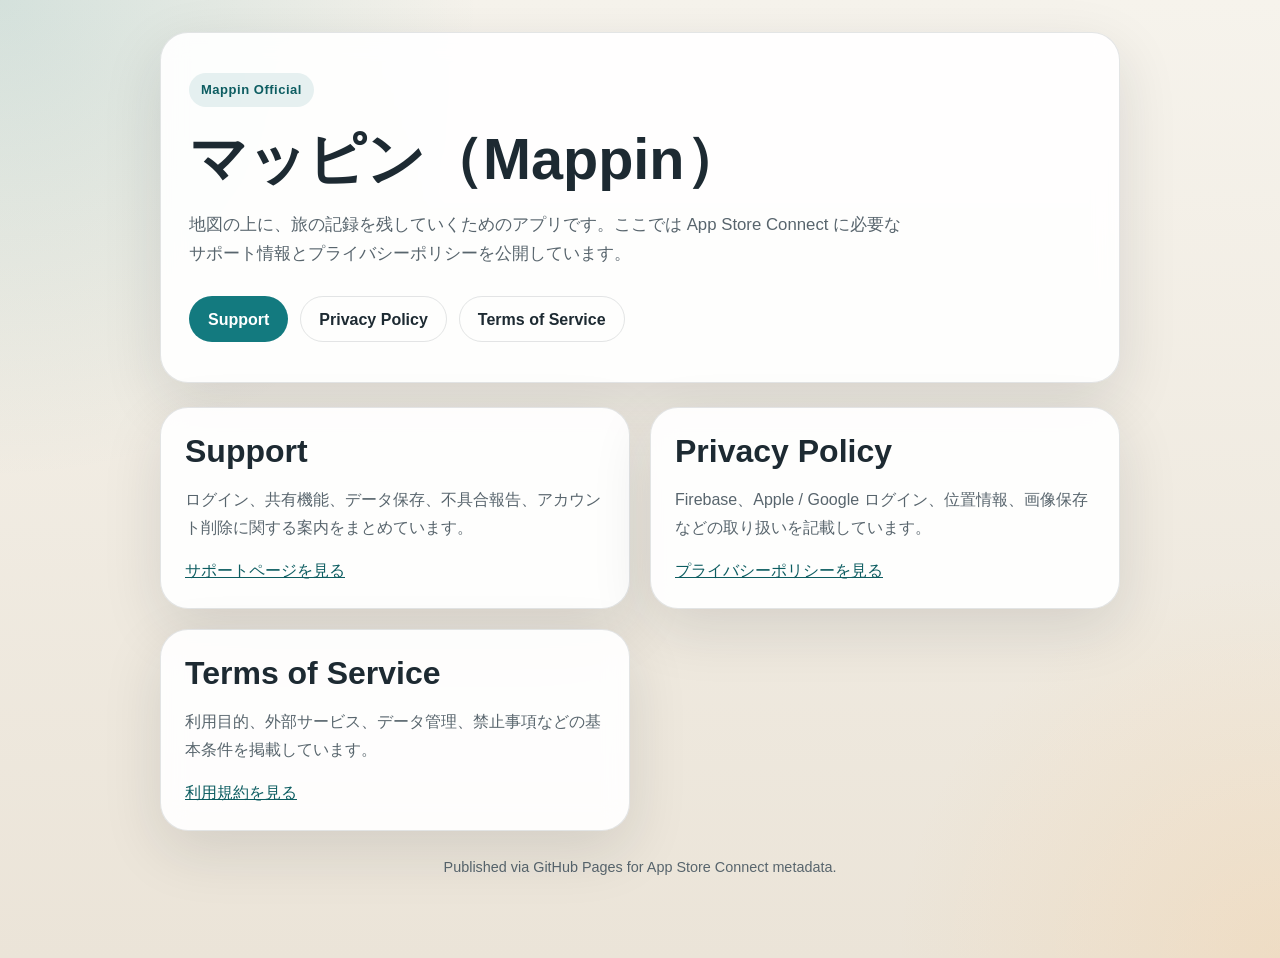
<file: index.html>
<!doctype html>
<html lang="ja">
  <head>
    <meta charset="utf-8" />
    <meta name="viewport" content="width=device-width, initial-scale=1" />
    <title>マッピン（Mappin）</title>
    <meta
      name="description"
      content="マッピン（Mappin）のサポート情報とプライバシーポリシーをまとめた公式ページです。"
    />
    <link rel="stylesheet" href="./assets/styles.css" />
  </head>
  <body>
    <main class="shell">
      <section class="hero">
        <span class="eyebrow">Mappin Official</span>
        <h1>マッピン（Mappin）</h1>
        <p class="lead">
          地図の上に、旅の記録を残していくためのアプリです。ここでは App Store Connect に必要な
          サポート情報とプライバシーポリシーを公開しています。
        </p>
        <div class="actions">
          <a class="button primary" href="./support/">Support</a>
          <a class="button secondary" href="./privacy/">Privacy Policy</a>
          <a class="button secondary" href="./terms/">Terms of Service</a>
        </div>
      </section>

      <section class="grid two">
        <article class="card">
          <h2>Support</h2>
          <p>
            ログイン、共有機能、データ保存、不具合報告、アカウント削除に関する案内をまとめています。
          </p>
          <a href="./support/">サポートページを見る</a>
        </article>
        <article class="card">
          <h2>Privacy Policy</h2>
          <p>
            Firebase、Apple / Google ログイン、位置情報、画像保存などの取り扱いを記載しています。
          </p>
          <a href="./privacy/">プライバシーポリシーを見る</a>
        </article>
        <article class="card">
          <h2>Terms of Service</h2>
          <p>利用目的、外部サービス、データ管理、禁止事項などの基本条件を掲載しています。</p>
          <a href="./terms/">利用規約を見る</a>
        </article>
      </section>

      <p class="footer">Published via GitHub Pages for App Store Connect metadata.</p>
    </main>
  </body>
</html>
</file>
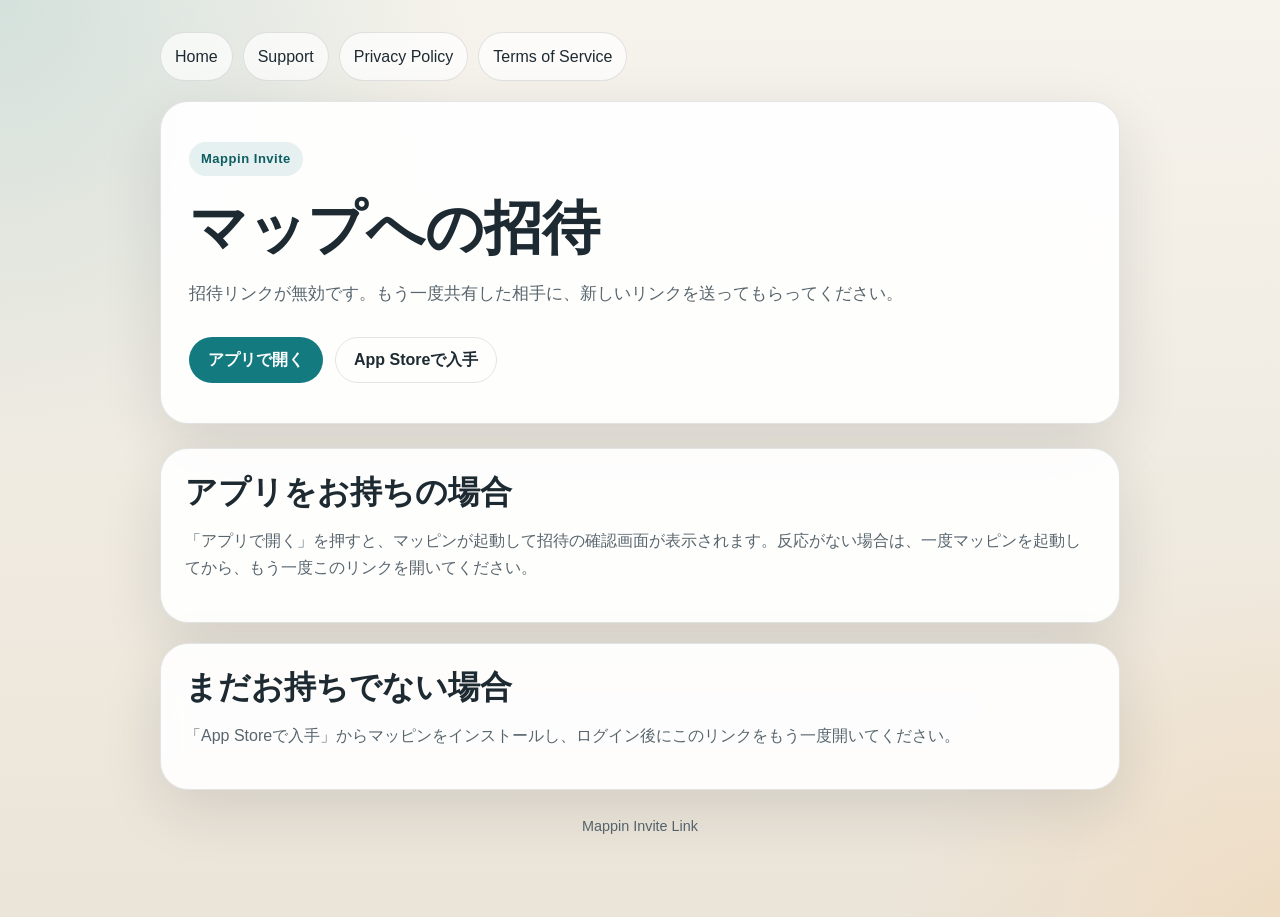
<file: invite/index.html>
<!doctype html>
<html lang="ja">
  <head>
    <meta charset="utf-8" />
    <meta name="viewport" content="width=device-width, initial-scale=1" />
    <title>マップへの招待 | マッピン（Mappin）</title>
    <meta
      name="description"
      content="マッピン（Mappin）の共有マップへの招待リンクです。アプリで開いて参加できます。"
    />
    <meta name="robots" content="noindex" />
    <link rel="stylesheet" href="../assets/styles.css" />
  </head>
  <body>
    <main class="shell">
      <nav class="nav">
        <a href="../">Home</a>
        <a href="../support/">Support</a>
        <a href="../privacy/">Privacy Policy</a>
        <a href="../terms/">Terms of Service</a>
      </nav>

      <section class="hero">
        <span class="eyebrow">Mappin Invite</span>
        <h1>マップへの招待</h1>
        <p class="lead" id="lead-text">
          このリンクは、マッピン（Mappin）の共有マップへの招待です。下のボタンからアプリを開いて参加できます。
        </p>
        <div class="actions" id="actions" hidden>
          <a class="button primary" id="open-app-button" href="#">アプリで開く</a>
          <a class="button secondary" id="app-store-button" href="https://apps.apple.com/app/id6784453243">
            App Storeで入手
          </a>
        </div>
      </section>

      <section class="grid" id="instructions">
        <article class="card">
          <h2>アプリをお持ちの場合</h2>
          <p>
            「アプリで開く」を押すと、マッピンが起動して招待の確認画面が表示されます。反応がない場合は、一度マッピンを起動してから、もう一度このリンクを開いてください。
          </p>
        </article>
        <article class="card">
          <h2>まだお持ちでない場合</h2>
          <p>
            「App Storeで入手」からマッピンをインストールし、ログイン後にこのリンクをもう一度開いてください。
          </p>
        </article>
      </section>

      <p class="footer">
        Mappin Invite Link
      </p>
    </main>

    <script>
      (function () {
        // 招待トークンはアプリ側(mapSharing.ts の isSafeInviteToken)と同じ形式のみ受け付ける。
        var TOKEN_PATTERN = /^[A-Za-z0-9._~-]{8,200}$/;
        var params = new URLSearchParams(window.location.search);
        var token = params.get("t") || "";
        var leadText = document.getElementById("lead-text");
        var actions = document.getElementById("actions");

        if (!TOKEN_PATTERN.test(token)) {
          leadText.textContent =
            "招待リンクが無効です。もう一度共有した相手に、新しいリンクを送ってもらってください。";
          return;
        }

        var appUrl = "tabimap://invite/" + encodeURIComponent(token);
        var openAppButton = document.getElementById("open-app-button");
        openAppButton.href = appUrl;
        actions.hidden = false;

        // アプリがインストールされていれば、ページを開いた時点で自動的に起動を試みる。
        window.location.href = appUrl;
      })();
    </script>
  </body>
</html>
</file>
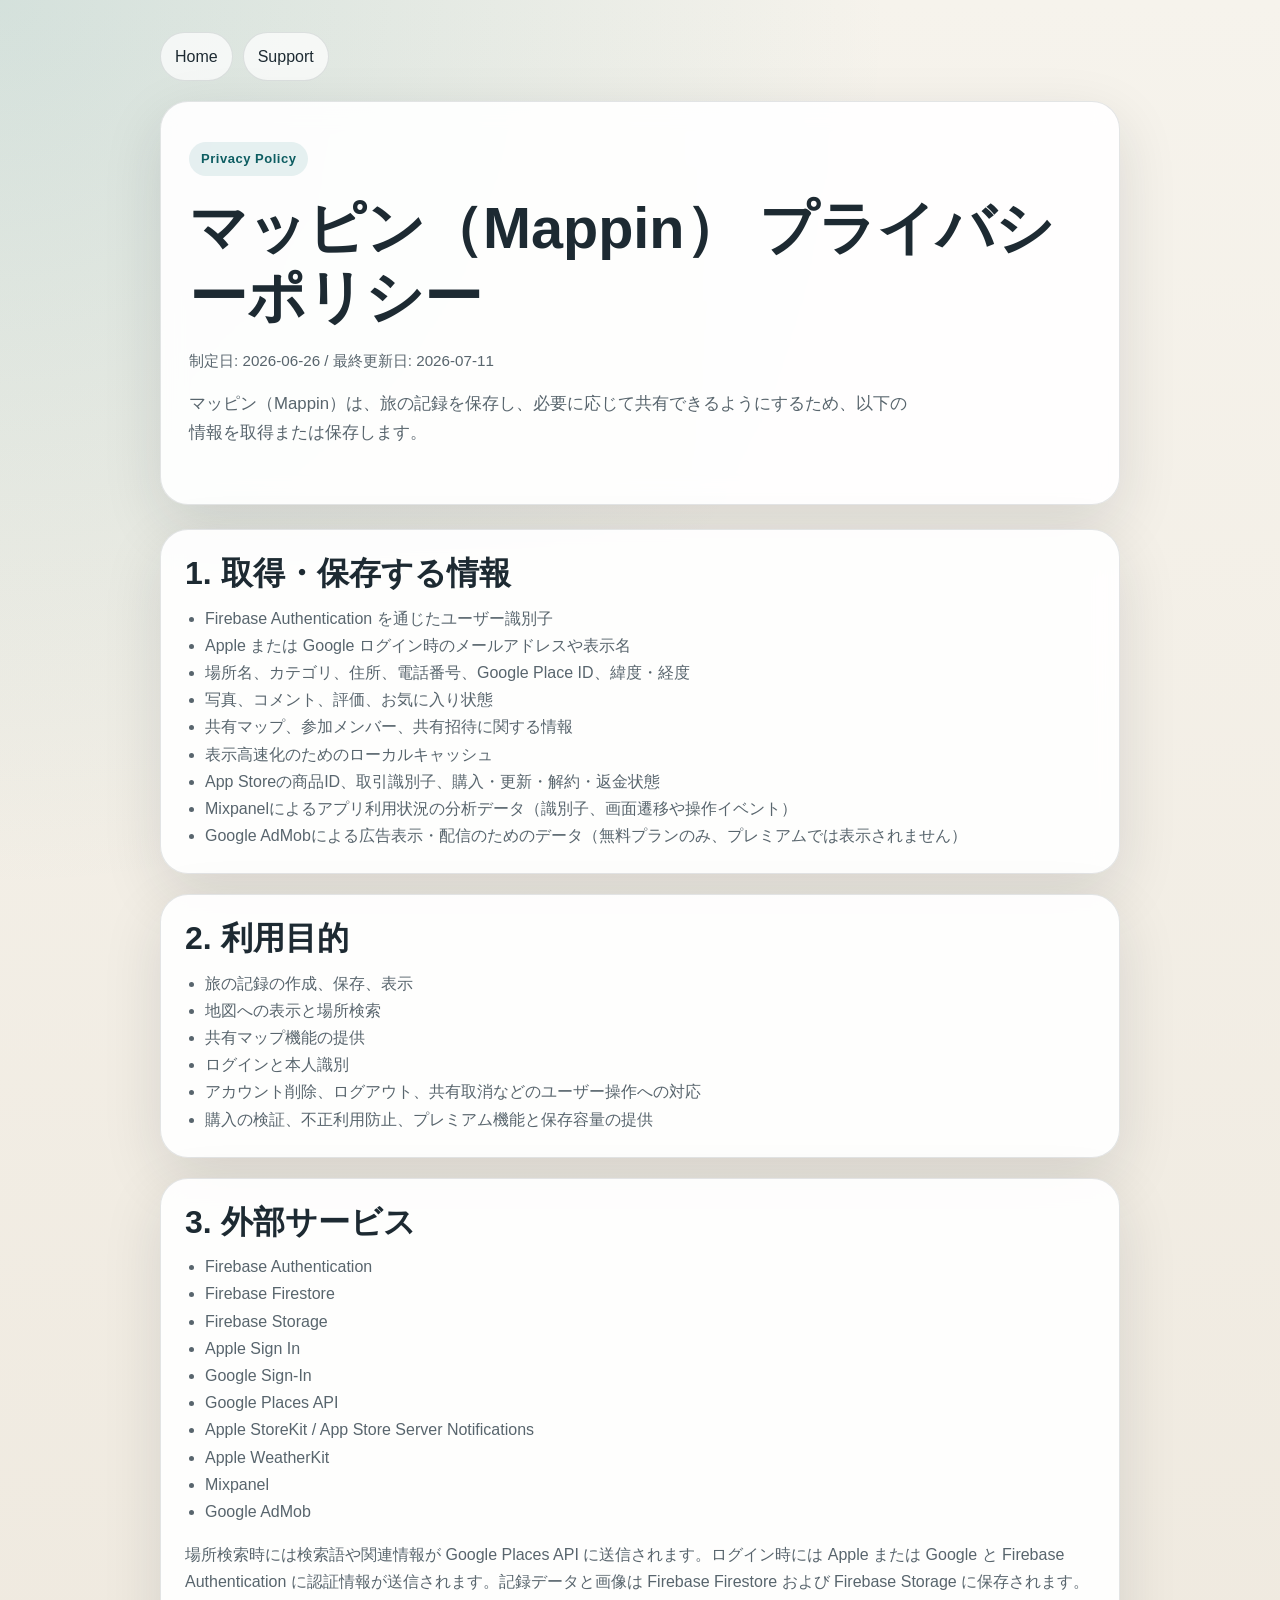
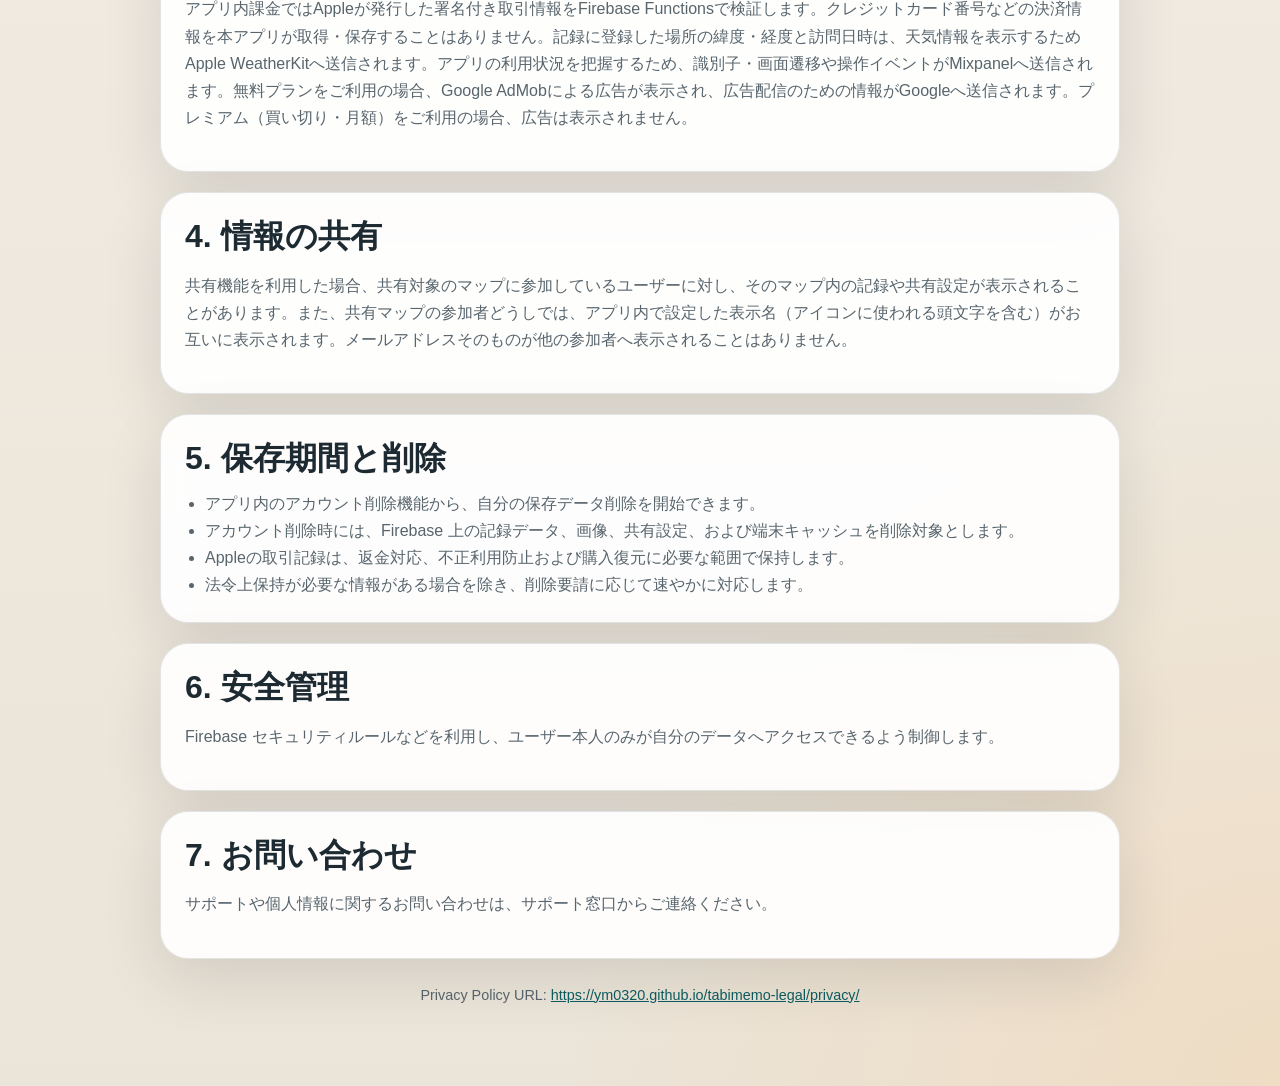
<file: privacy/index.html>
<!doctype html>
<html lang="ja">
  <head>
    <meta charset="utf-8" />
    <meta name="viewport" content="width=device-width, initial-scale=1" />
    <title>Privacy Policy | マッピン（Mappin）</title>
    <meta
      name="description"
      content="マッピン（Mappin）のプライバシーポリシー。取得する情報、利用目的、外部サービス、保存期間と削除について。"
    />
    <link rel="stylesheet" href="../assets/styles.css" />
  </head>
  <body>
    <main class="shell">
      <nav class="nav">
        <a href="../">Home</a>
        <a href="../support/">Support</a>
      </nav>

      <section class="hero">
        <span class="eyebrow">Privacy Policy</span>
        <h1>マッピン（Mappin） プライバシーポリシー</h1>
        <p class="meta">制定日: 2026-06-26 / 最終更新日: 2026-07-11</p>
        <p class="lead">
          マッピン（Mappin）は、旅の記録を保存し、必要に応じて共有できるようにするため、以下の情報を取得または保存します。
        </p>
      </section>

      <section class="grid">
        <article class="card">
          <h2>1. 取得・保存する情報</h2>
          <ul class="list">
            <li>Firebase Authentication を通じたユーザー識別子</li>
            <li>Apple または Google ログイン時のメールアドレスや表示名</li>
            <li>場所名、カテゴリ、住所、電話番号、Google Place ID、緯度・経度</li>
            <li>写真、コメント、評価、お気に入り状態</li>
            <li>共有マップ、参加メンバー、共有招待に関する情報</li>
            <li>表示高速化のためのローカルキャッシュ</li>
            <li>App Storeの商品ID、取引識別子、購入・更新・解約・返金状態</li>
            <li>Mixpanelによるアプリ利用状況の分析データ（識別子、画面遷移や操作イベント）</li>
            <li>Google AdMobによる広告表示・配信のためのデータ（無料プランのみ、プレミアムでは表示されません）</li>
          </ul>
        </article>

        <article class="card">
          <h2>2. 利用目的</h2>
          <ul class="list">
            <li>旅の記録の作成、保存、表示</li>
            <li>地図への表示と場所検索</li>
            <li>共有マップ機能の提供</li>
            <li>ログインと本人識別</li>
            <li>アカウント削除、ログアウト、共有取消などのユーザー操作への対応</li>
            <li>購入の検証、不正利用防止、プレミアム機能と保存容量の提供</li>
          </ul>
        </article>

        <article class="card">
          <h2>3. 外部サービス</h2>
          <ul class="list">
            <li>Firebase Authentication</li>
            <li>Firebase Firestore</li>
            <li>Firebase Storage</li>
            <li>Apple Sign In</li>
            <li>Google Sign-In</li>
            <li>Google Places API</li>
            <li>Apple StoreKit / App Store Server Notifications</li>
            <li>Apple WeatherKit</li>
            <li>Mixpanel</li>
            <li>Google AdMob</li>
          </ul>
          <p>
            場所検索時には検索語や関連情報が Google Places API に送信されます。ログイン時には Apple または Google と Firebase Authentication に認証情報が送信されます。記録データと画像は Firebase Firestore および Firebase Storage に保存されます。アプリ内課金ではAppleが発行した署名付き取引情報をFirebase Functionsで検証します。クレジットカード番号などの決済情報を本アプリが取得・保存することはありません。記録に登録した場所の緯度・経度と訪問日時は、天気情報を表示するためApple WeatherKitへ送信されます。アプリの利用状況を把握するため、識別子・画面遷移や操作イベントがMixpanelへ送信されます。無料プランをご利用の場合、Google AdMobによる広告が表示され、広告配信のための情報がGoogleへ送信されます。プレミアム（買い切り・月額）をご利用の場合、広告は表示されません。
          </p>
        </article>

        <article class="card">
          <h2>4. 情報の共有</h2>
          <p>
            共有機能を利用した場合、共有対象のマップに参加しているユーザーに対し、そのマップ内の記録や共有設定が表示されることがあります。また、共有マップの参加者どうしでは、アプリ内で設定した表示名（アイコンに使われる頭文字を含む）がお互いに表示されます。メールアドレスそのものが他の参加者へ表示されることはありません。
          </p>
        </article>

        <article class="card">
          <h2>5. 保存期間と削除</h2>
          <ul class="list">
            <li>アプリ内のアカウント削除機能から、自分の保存データ削除を開始できます。</li>
            <li>アカウント削除時には、Firebase 上の記録データ、画像、共有設定、および端末キャッシュを削除対象とします。</li>
            <li>Appleの取引記録は、返金対応、不正利用防止および購入復元に必要な範囲で保持します。</li>
            <li>法令上保持が必要な情報がある場合を除き、削除要請に応じて速やかに対応します。</li>
          </ul>
        </article>

        <article class="card">
          <h2>6. 安全管理</h2>
          <p>
            Firebase セキュリティルールなどを利用し、ユーザー本人のみが自分のデータへアクセスできるよう制御します。
          </p>
        </article>

        <article class="card">
          <h2>7. お問い合わせ</h2>
          <p>サポートや個人情報に関するお問い合わせは、サポート窓口からご連絡ください。</p>
        </article>
      </section>

      <p class="footer">
        Privacy Policy URL:
        <a href="https://ym0320.github.io/tabimemo-legal/privacy/">https://ym0320.github.io/tabimemo-legal/privacy/</a>
      </p>
    </main>
  </body>
</html>
</file>
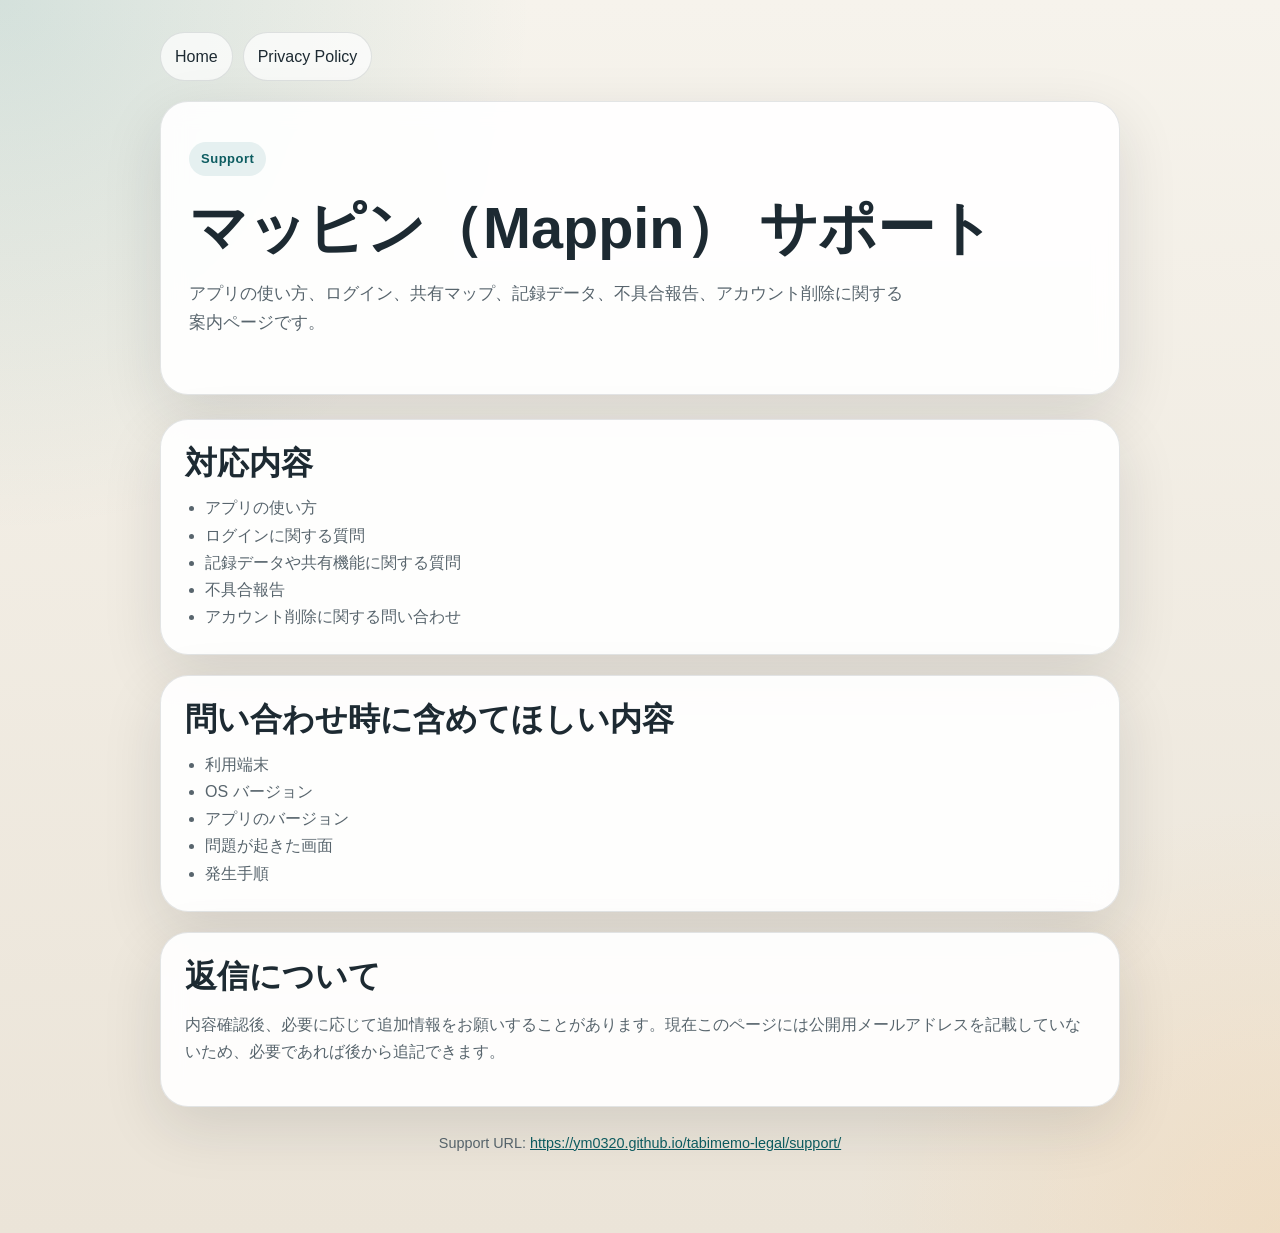
<file: support/index.html>
<!doctype html>
<html lang="ja">
  <head>
    <meta charset="utf-8" />
    <meta name="viewport" content="width=device-width, initial-scale=1" />
    <title>Support | マッピン（Mappin）</title>
    <meta
      name="description"
      content="マッピン（Mappin）のサポート情報。使い方、ログイン、共有、データ、アカウント削除に関する問い合わせ案内。"
    />
    <link rel="stylesheet" href="../assets/styles.css" />
  </head>
  <body>
    <main class="shell">
      <nav class="nav">
        <a href="../">Home</a>
        <a href="../privacy/">Privacy Policy</a>
      </nav>

      <section class="hero">
        <span class="eyebrow">Support</span>
        <h1>マッピン（Mappin） サポート</h1>
        <p class="lead">
          アプリの使い方、ログイン、共有マップ、記録データ、不具合報告、アカウント削除に関する案内ページです。
        </p>
      </section>

      <section class="grid">
        <article class="card">
          <h2>対応内容</h2>
          <ul class="list">
            <li>アプリの使い方</li>
            <li>ログインに関する質問</li>
            <li>記録データや共有機能に関する質問</li>
            <li>不具合報告</li>
            <li>アカウント削除に関する問い合わせ</li>
          </ul>
        </article>

        <article class="card">
          <h2>問い合わせ時に含めてほしい内容</h2>
          <ul class="list">
            <li>利用端末</li>
            <li>OS バージョン</li>
            <li>アプリのバージョン</li>
            <li>問題が起きた画面</li>
            <li>発生手順</li>
          </ul>
        </article>

        <article class="card">
          <h2>返信について</h2>
          <p>
            内容確認後、必要に応じて追加情報をお願いすることがあります。現在このページには公開用メールアドレスを記載していないため、必要であれば後から追記できます。
          </p>
        </article>
      </section>

      <p class="footer">
        Support URL:
        <a href="https://ym0320.github.io/tabimemo-legal/support/">https://ym0320.github.io/tabimemo-legal/support/</a>
      </p>
    </main>
  </body>
</html>
</file>
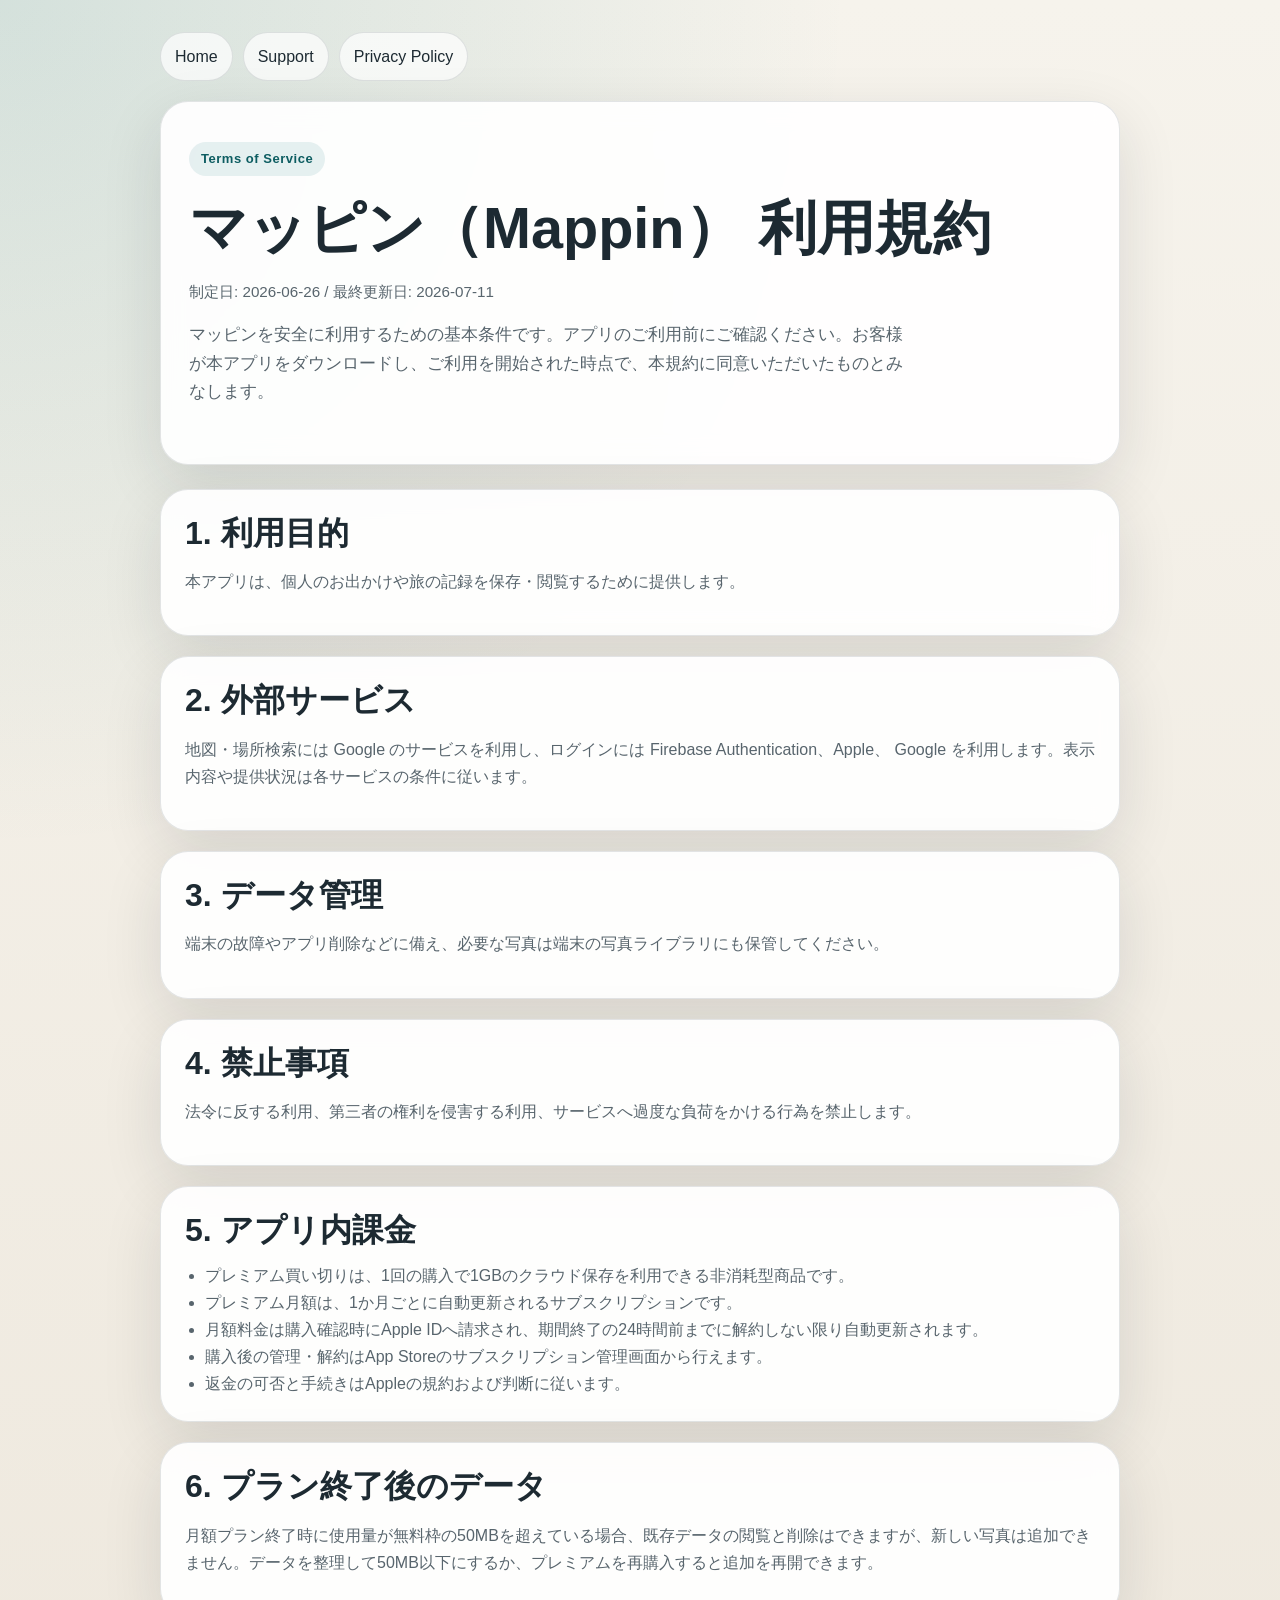
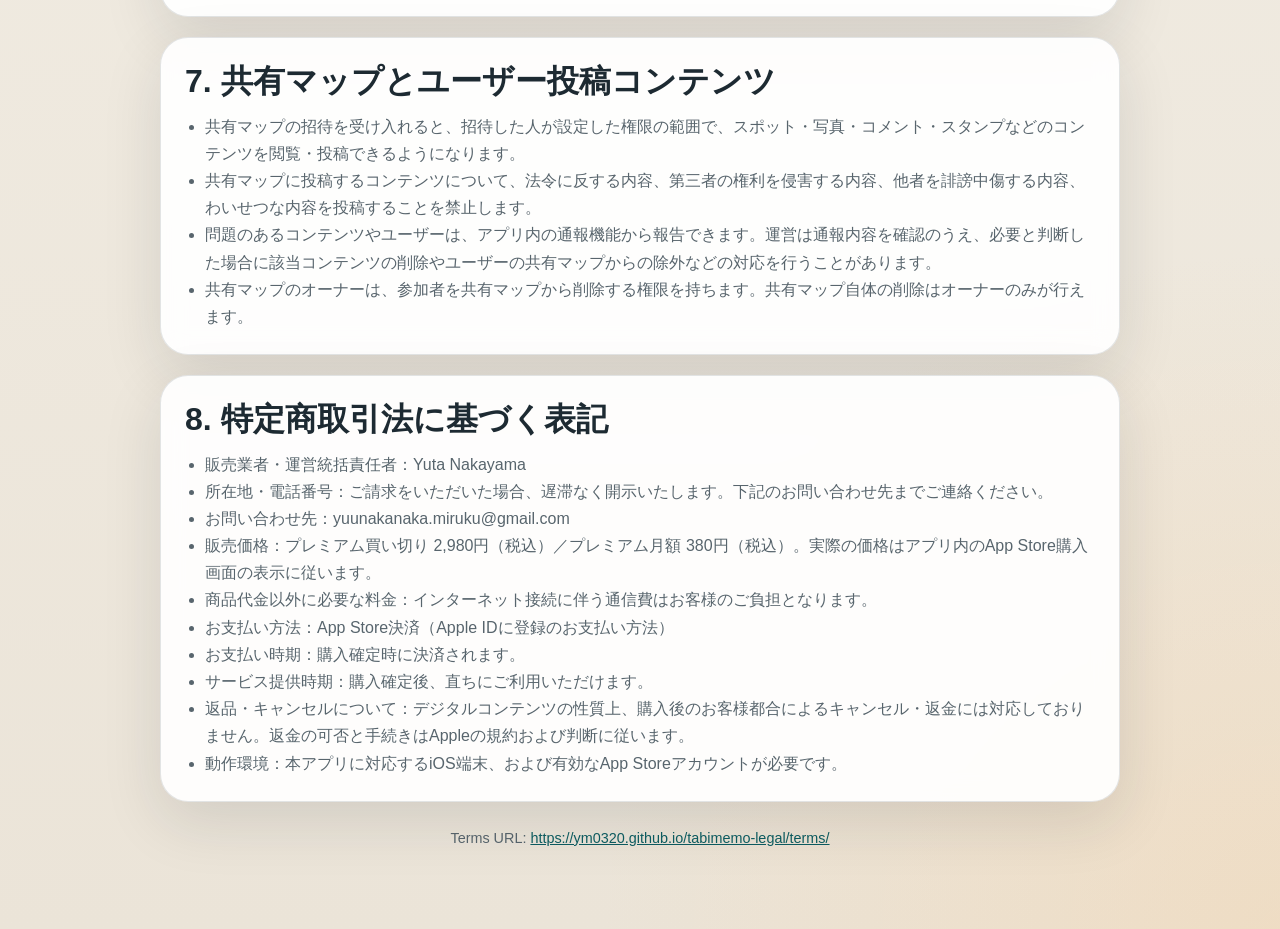
<file: terms/index.html>
<!doctype html>
<html lang="ja">
  <head>
    <meta charset="utf-8" />
    <meta name="viewport" content="width=device-width, initial-scale=1" />
    <title>Terms of Service | マッピン（Mappin）</title>
    <meta
      name="description"
      content="マッピン（Mappin）の利用規約。利用目的、外部サービス、データ管理、禁止事項について。"
    />
    <link rel="stylesheet" href="../assets/styles.css" />
  </head>
  <body>
    <main class="shell">
      <nav class="nav">
        <a href="../">Home</a>
        <a href="../support/">Support</a>
        <a href="../privacy/">Privacy Policy</a>
      </nav>

      <section class="hero">
        <span class="eyebrow">Terms of Service</span>
        <h1>マッピン（Mappin） 利用規約</h1>
        <p class="meta">制定日: 2026-06-26 / 最終更新日: 2026-07-11</p>
        <p class="lead">
          マッピンを安全に利用するための基本条件です。アプリのご利用前にご確認ください。お客様が本アプリをダウンロードし、ご利用を開始された時点で、本規約に同意いただいたものとみなします。
        </p>
      </section>

      <section class="grid">
        <article class="card">
          <h2>1. 利用目的</h2>
          <p>本アプリは、個人のお出かけや旅の記録を保存・閲覧するために提供します。</p>
        </article>

        <article class="card">
          <h2>2. 外部サービス</h2>
          <p>
            地図・場所検索には Google のサービスを利用し、ログインには Firebase Authentication、Apple、
            Google を利用します。表示内容や提供状況は各サービスの条件に従います。
          </p>
        </article>

        <article class="card">
          <h2>3. データ管理</h2>
          <p>
            端末の故障やアプリ削除などに備え、必要な写真は端末の写真ライブラリにも保管してください。
          </p>
        </article>

        <article class="card">
          <h2>4. 禁止事項</h2>
          <p>
            法令に反する利用、第三者の権利を侵害する利用、サービスへ過度な負荷をかける行為を禁止します。
          </p>
        </article>

        <article class="card">
          <h2>5. アプリ内課金</h2>
          <ul class="list">
            <li>プレミアム買い切りは、1回の購入で1GBのクラウド保存を利用できる非消耗型商品です。</li>
            <li>プレミアム月額は、1か月ごとに自動更新されるサブスクリプションです。</li>
            <li>月額料金は購入確認時にApple IDへ請求され、期間終了の24時間前までに解約しない限り自動更新されます。</li>
            <li>購入後の管理・解約はApp Storeのサブスクリプション管理画面から行えます。</li>
            <li>返金の可否と手続きはAppleの規約および判断に従います。</li>
          </ul>
        </article>

        <article class="card">
          <h2>6. プラン終了後のデータ</h2>
          <p>
            月額プラン終了時に使用量が無料枠の50MBを超えている場合、既存データの閲覧と削除はできますが、新しい写真は追加できません。データを整理して50MB以下にするか、プレミアムを再購入すると追加を再開できます。
          </p>
        </article>

        <article class="card">
          <h2>7. 共有マップとユーザー投稿コンテンツ</h2>
          <ul class="list">
            <li>
              共有マップの招待を受け入れると、招待した人が設定した権限の範囲で、スポット・写真・コメント・スタンプなどのコンテンツを閲覧・投稿できるようになります。
            </li>
            <li>
              共有マップに投稿するコンテンツについて、法令に反する内容、第三者の権利を侵害する内容、他者を誹謗中傷する内容、わいせつな内容を投稿することを禁止します。
            </li>
            <li>
              問題のあるコンテンツやユーザーは、アプリ内の通報機能から報告できます。運営は通報内容を確認のうえ、必要と判断した場合に該当コンテンツの削除やユーザーの共有マップからの除外などの対応を行うことがあります。
            </li>
            <li>
              共有マップのオーナーは、参加者を共有マップから削除する権限を持ちます。共有マップ自体の削除はオーナーのみが行えます。
            </li>
          </ul>
        </article>

        <article class="card">
          <h2>8. 特定商取引法に基づく表記</h2>
          <ul class="list">
            <li>販売業者・運営統括責任者：Yuta Nakayama</li>
            <li>
              所在地・電話番号：ご請求をいただいた場合、遅滞なく開示いたします。下記のお問い合わせ先までご連絡ください。
            </li>
            <li>お問い合わせ先：yuunakanaka.miruku@gmail.com</li>
            <li>
              販売価格：プレミアム買い切り 2,980円（税込）／プレミアム月額 380円（税込）。実際の価格はアプリ内のApp Store購入画面の表示に従います。
            </li>
            <li>商品代金以外に必要な料金：インターネット接続に伴う通信費はお客様のご負担となります。</li>
            <li>お支払い方法：App Store決済（Apple IDに登録のお支払い方法）</li>
            <li>お支払い時期：購入確定時に決済されます。</li>
            <li>サービス提供時期：購入確定後、直ちにご利用いただけます。</li>
            <li>
              返品・キャンセルについて：デジタルコンテンツの性質上、購入後のお客様都合によるキャンセル・返金には対応しておりません。返金の可否と手続きはAppleの規約および判断に従います。
            </li>
            <li>動作環境：本アプリに対応するiOS端末、および有効なApp Storeアカウントが必要です。</li>
          </ul>
        </article>
      </section>

      <p class="footer">
        Terms URL:
        <a href="https://ym0320.github.io/tabimemo-legal/terms/">https://ym0320.github.io/tabimemo-legal/terms/</a>
      </p>
    </main>
  </body>
</html>
</file>
<file: assets/styles.css>
:root {
  color-scheme: light;
  --bg: #f3efe7;
  --paper: rgba(255, 255, 255, 0.92);
  --text: #1d2a32;
  --muted: #58656d;
  --line: rgba(29, 42, 50, 0.12);
  --accent: #137a7f;
  --accent-strong: #0d5d61;
  --shadow: 0 20px 60px rgba(24, 34, 42, 0.12);
}

* {
  box-sizing: border-box;
}

html {
  scroll-behavior: smooth;
}

body {
  margin: 0;
  min-height: 100vh;
  color: var(--text);
  font-family: "Hiragino Sans", "Yu Gothic UI", "Segoe UI", sans-serif;
  line-height: 1.7;
  background:
    radial-gradient(circle at top left, rgba(19, 122, 127, 0.15), transparent 30%),
    radial-gradient(circle at bottom right, rgba(255, 186, 104, 0.18), transparent 24%),
    linear-gradient(180deg, #f6f3ec 0%, #ebe4d8 100%);
}

a {
  color: var(--accent-strong);
}

.shell {
  width: min(960px, calc(100% - 32px));
  margin: 0 auto;
  padding: 32px 0 64px;
}

.hero,
.card {
  background: var(--paper);
  border: 1px solid var(--line);
  border-radius: 28px;
  box-shadow: var(--shadow);
  backdrop-filter: blur(12px);
}

.hero {
  padding: 40px 28px;
}

.eyebrow {
  display: inline-flex;
  padding: 6px 12px;
  border-radius: 999px;
  background: rgba(19, 122, 127, 0.1);
  color: var(--accent-strong);
  font-size: 13px;
  font-weight: 700;
  letter-spacing: 0.04em;
}

h1,
h2,
h3 {
  margin: 0 0 12px;
  line-height: 1.2;
}

h1 {
  margin-top: 18px;
  font-size: clamp(2rem, 5vw, 3.6rem);
}

h2 {
  font-size: clamp(1.35rem, 3vw, 2rem);
}

p,
li {
  color: var(--muted);
}

.lead {
  max-width: 720px;
  font-size: 1.05rem;
}

.grid {
  display: grid;
  gap: 20px;
  margin-top: 24px;
}

.grid.two {
  grid-template-columns: repeat(2, minmax(0, 1fr));
}

.card {
  padding: 24px;
}

.card strong {
  color: var(--text);
}

.actions {
  display: flex;
  flex-wrap: wrap;
  gap: 12px;
  margin-top: 28px;
}

.button {
  display: inline-flex;
  align-items: center;
  justify-content: center;
  min-height: 46px;
  padding: 0 18px;
  border-radius: 999px;
  border: 1px solid transparent;
  text-decoration: none;
  font-weight: 700;
}

.button.primary {
  background: var(--accent);
  color: #fff;
}

.button.secondary {
  border-color: var(--line);
  color: var(--text);
}

.list {
  margin: 0;
  padding-left: 20px;
}

.section {
  margin-top: 24px;
}

.meta {
  color: var(--muted);
  font-size: 0.95rem;
}

.nav {
  display: flex;
  flex-wrap: wrap;
  gap: 10px;
  margin-bottom: 20px;
}

.nav a {
  padding: 10px 14px;
  border: 1px solid var(--line);
  border-radius: 999px;
  background: rgba(255, 255, 255, 0.7);
  color: var(--text);
  text-decoration: none;
}

.footer {
  margin-top: 24px;
  text-align: center;
  color: var(--muted);
  font-size: 0.9rem;
}

@media (max-width: 720px) {
  .shell {
    width: min(100% - 20px, 960px);
    padding-top: 20px;
    padding-bottom: 40px;
  }

  .hero,
  .card {
    border-radius: 22px;
  }

  .hero {
    padding: 28px 20px;
  }

  .card {
    padding: 20px;
  }

  .grid.two {
    grid-template-columns: 1fr;
  }
}
</file>
